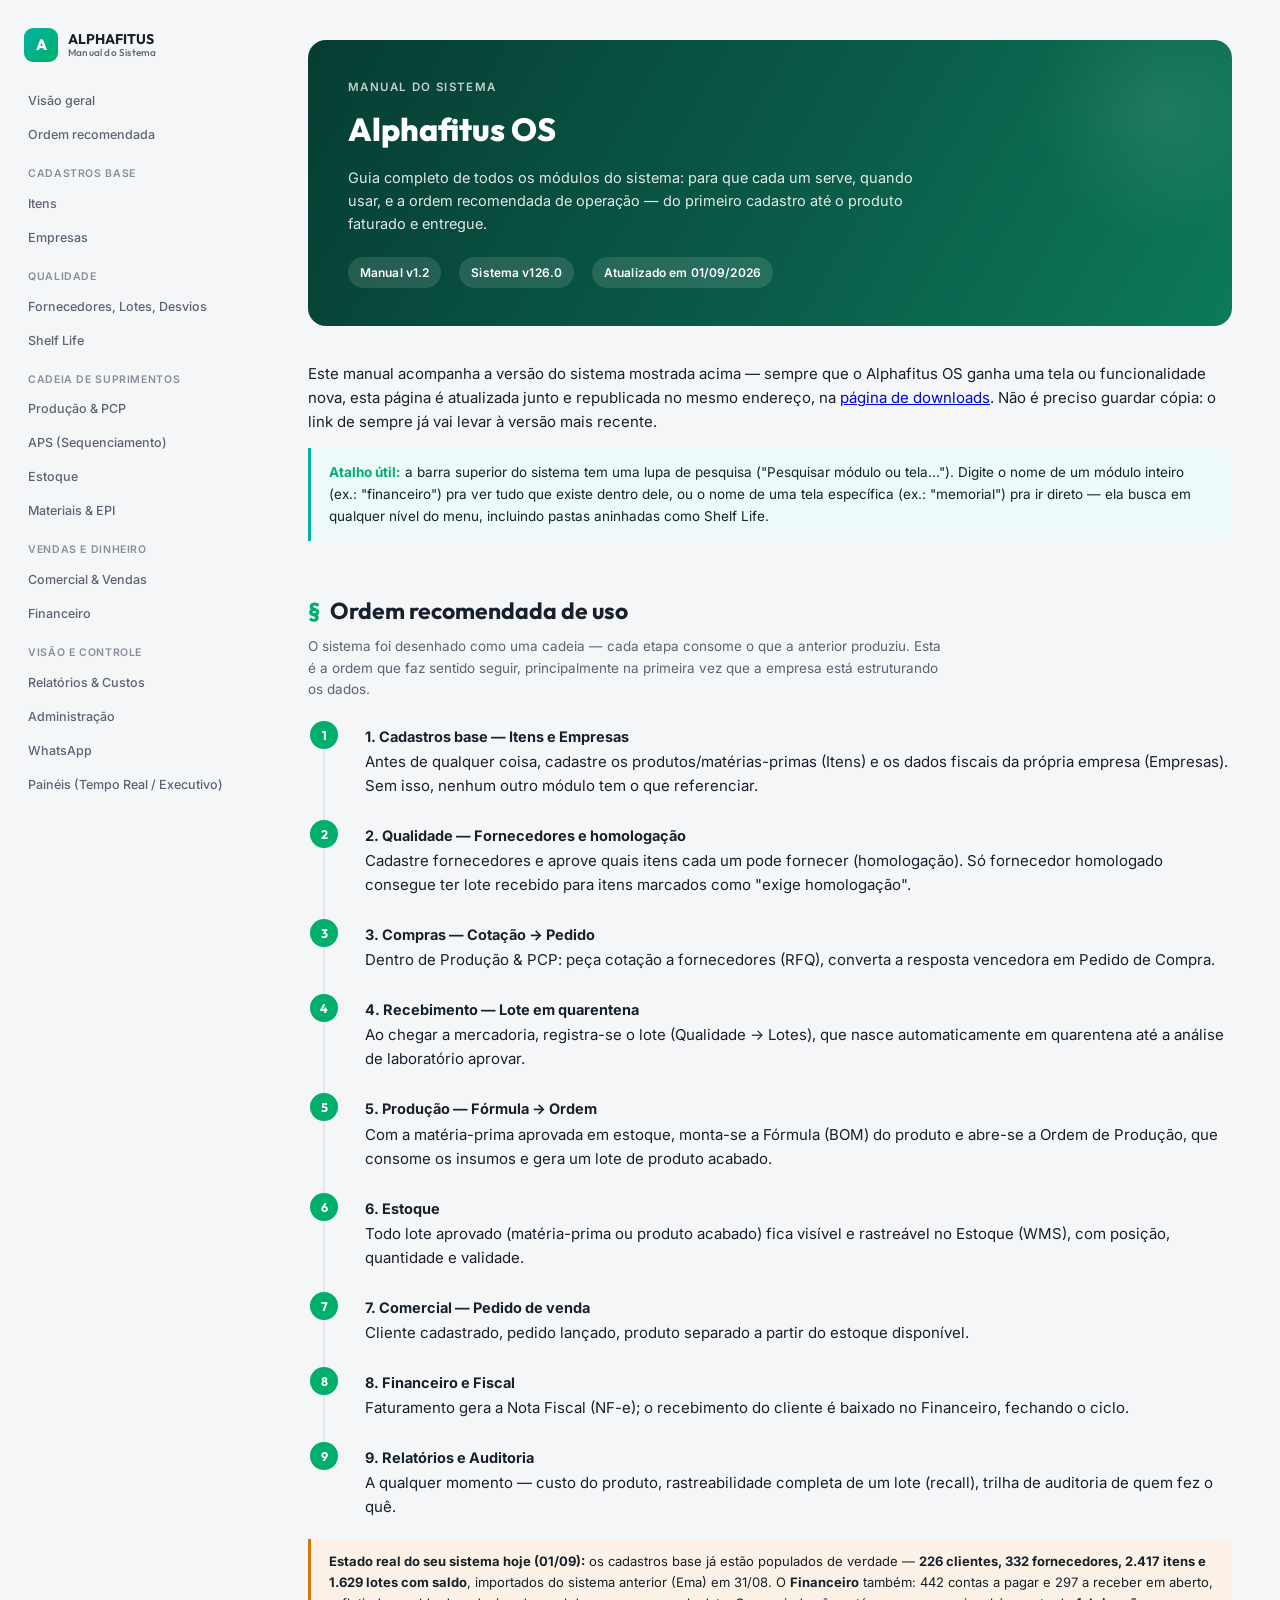
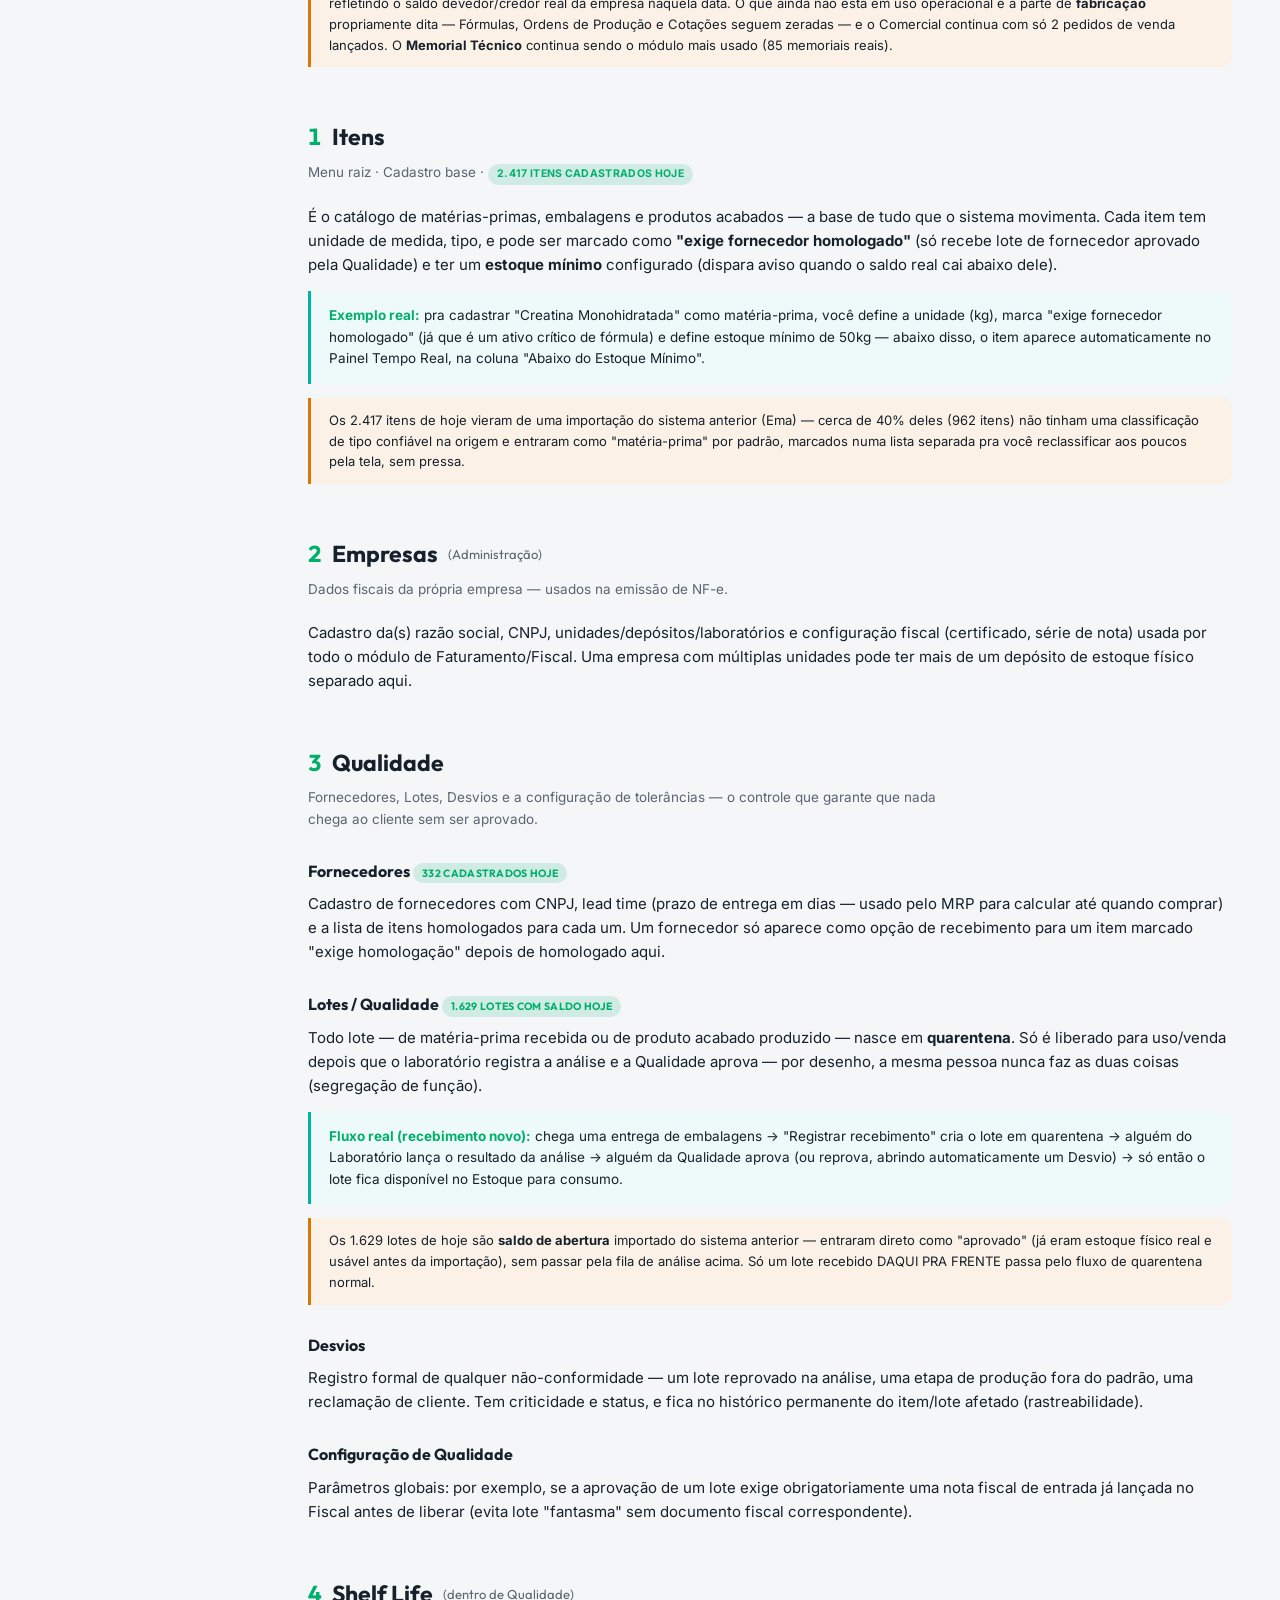
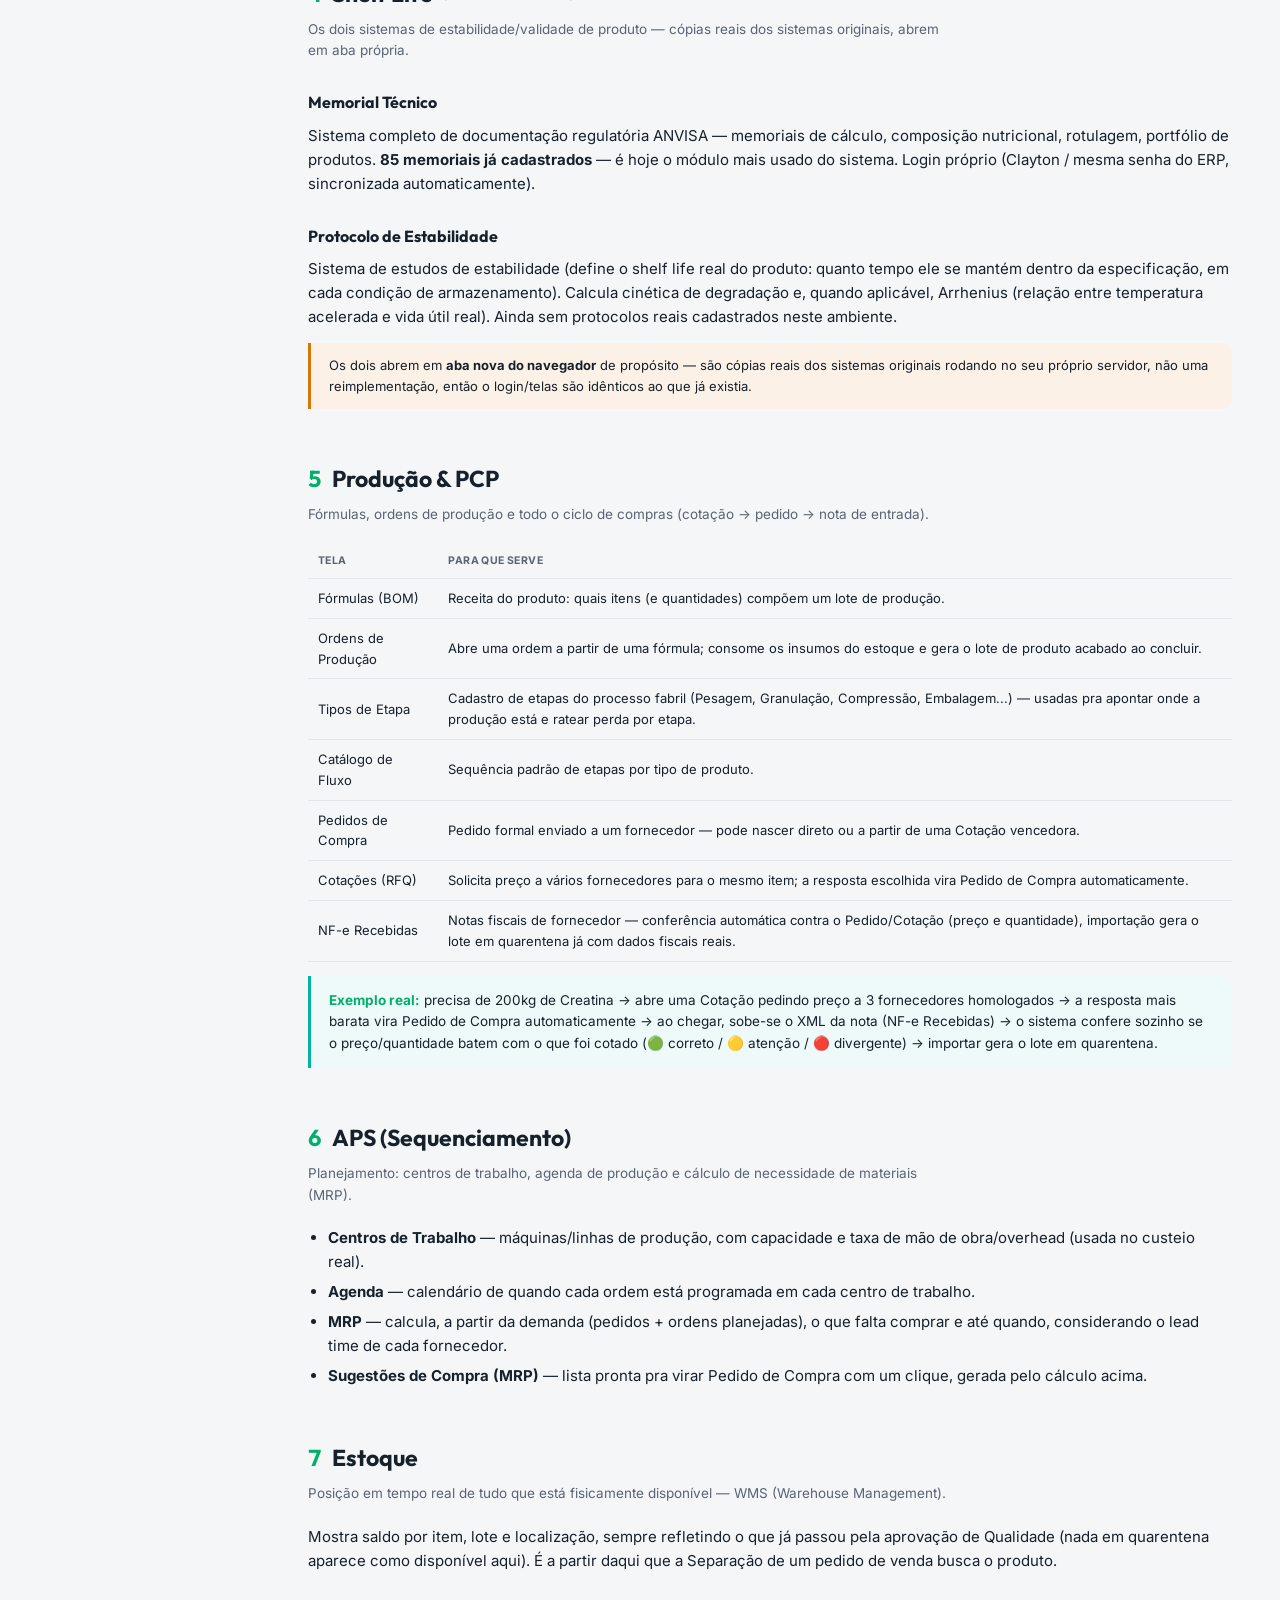
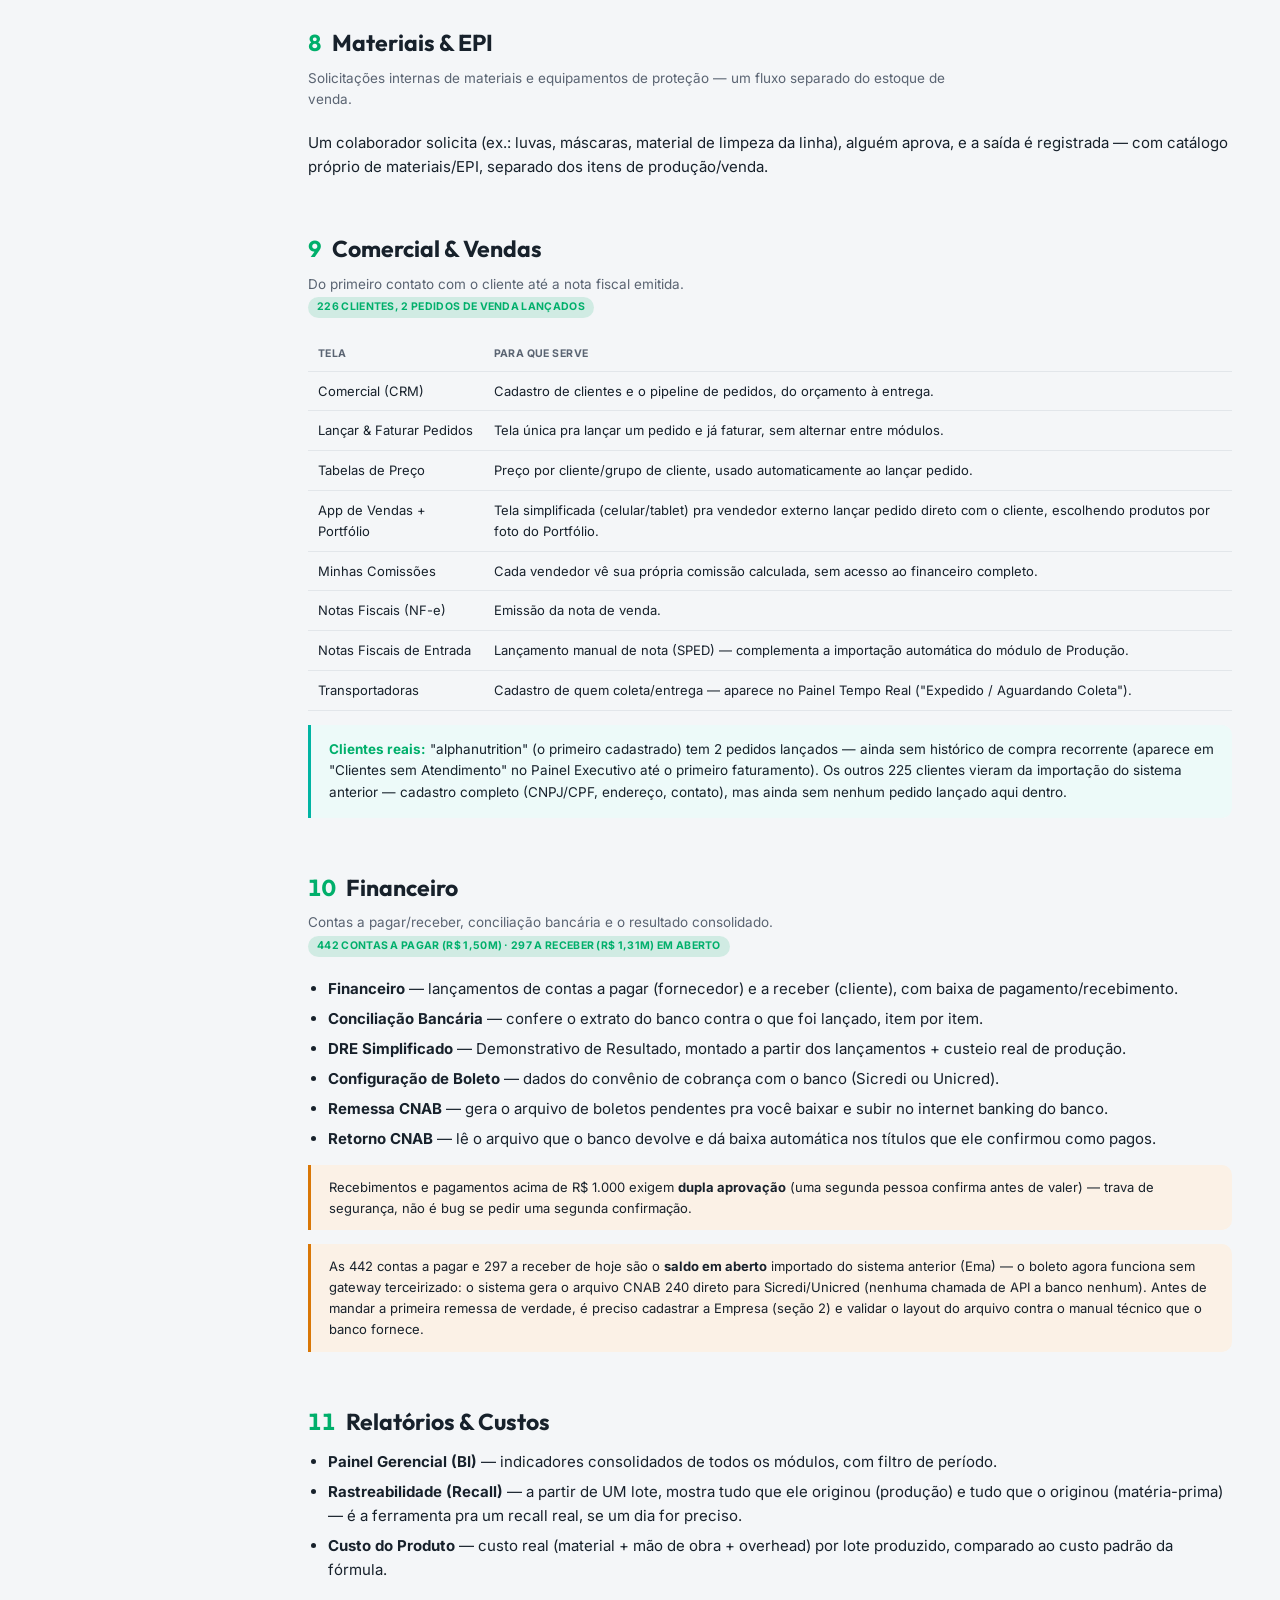
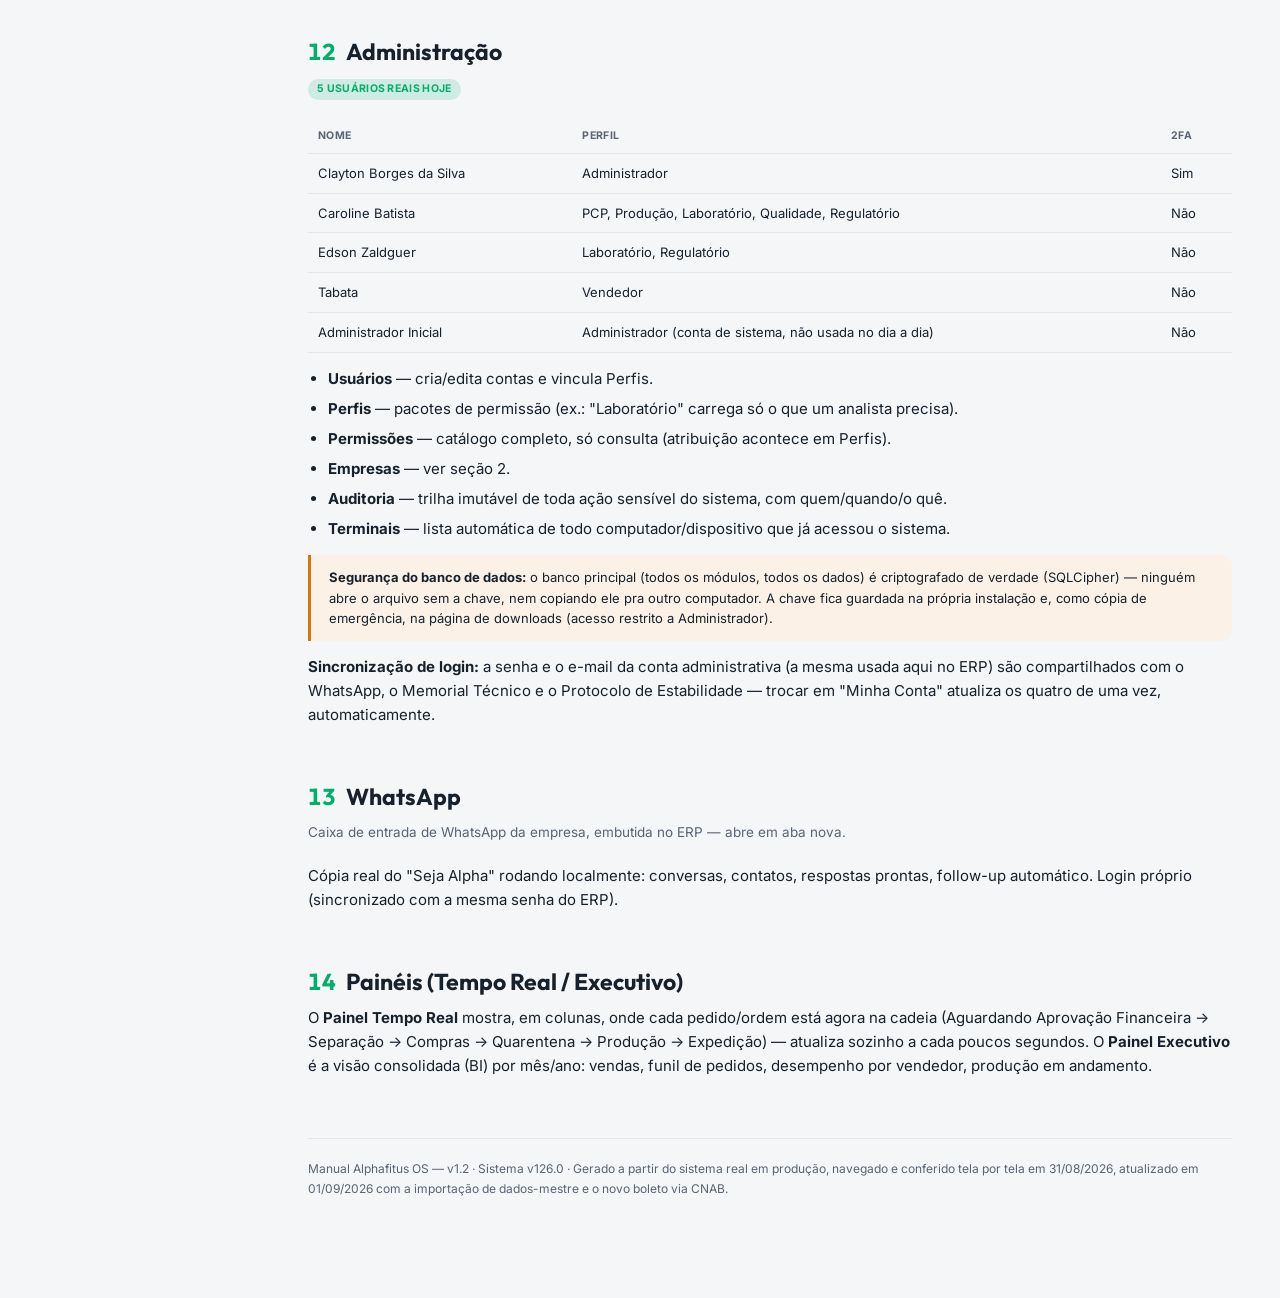
<file: docs/manual/manual_alphafitus.html>
<!doctype html>
<html lang="pt-BR">
<head>
<meta charset="utf-8">
<title>Manual Alphafitus OS</title>
<meta name="viewport" content="width=device-width, initial-scale=1">
<link rel="preconnect" href="https://fonts.googleapis.com">
<link rel="preconnect" href="https://fonts.gstatic.com" crossorigin>
<link href="https://fonts.googleapis.com/css2?family=Outfit:wght@500;600;700;800&family=Inter:wght@400;500;600&display=swap" rel="stylesheet">
<style>
:root {
  --marca-teal: #00b4a3;
  --marca-verde: #00af6b;
  --dourado: #34d399;
  --fundo: #f4f6f8;
  --superficie: #ffffff;
  --texto: #17212b;
  --texto-suave: #5a6472;
  --borda: #e2e6ea;
  --sombra: 0 1px 3px rgba(0,0,0,0.08), 0 4px 16px rgba(0,0,0,0.04);
  --radius: 12px;
  --font-titulo: "Outfit", -apple-system, "Segoe UI", sans-serif;
  --font-corpo: "Inter", -apple-system, "Segoe UI", sans-serif;
}
@media (prefers-color-scheme: dark) {
  :root:not([data-theme="light"]) {
    --fundo: #0e1520;
    --superficie: #161f2c;
    --texto: #e8ecf1;
    --texto-suave: #9aa5b3;
    --borda: #26313f;
    --sombra: 0 1px 3px rgba(0,0,0,0.3), 0 4px 20px rgba(0,0,0,0.25);
  }
}
:root[data-theme="dark"] {
  --fundo: #0e1520;
  --superficie: #161f2c;
  --texto: #e8ecf1;
  --texto-suave: #9aa5b3;
  --borda: #26313f;
  --sombra: 0 1px 3px rgba(0,0,0,0.3), 0 4px 20px rgba(0,0,0,0.25);
}
* { box-sizing: border-box; }
body {
  margin: 0; background: var(--fundo); color: var(--texto);
  font-family: var(--font-corpo); font-size: 15px; line-height: 1.6;
}
.layout { display: flex; max-width: 1320px; margin: 0 auto; min-height: 100vh; }
.toc {
  width: 260px; flex-shrink: 0; padding: 28px 18px; position: sticky; top: 0;
  align-self: flex-start; max-height: 100vh; overflow-y: auto;
}
.toc-marca { display: flex; align-items: center; gap: 10px; margin-bottom: 22px; padding: 0 6px; }
.toc-marca-selo {
  width: 34px; height: 34px; border-radius: 9px;
  background: linear-gradient(135deg, var(--marca-teal), var(--marca-verde));
  display: flex; align-items: center; justify-content: center; color: #fff; font-family: var(--font-titulo);
  font-weight: 800; font-size: 15px; flex-shrink: 0;
}
.toc-marca-texto { font-family: var(--font-titulo); font-weight: 700; font-size: 14px; line-height: 1.15; }
.toc-marca-texto small { display: block; font-weight: 500; font-size: 10px; color: var(--texto-suave); letter-spacing: .02em; }
.toc a {
  display: block; padding: 7px 10px; border-radius: 8px; color: var(--texto-suave);
  text-decoration: none; font-size: 12.5px; font-weight: 500;
}
.toc a:hover { background: var(--superficie); color: var(--texto); }
.toc .toc-secao { font-size: 10.5px; text-transform: uppercase; letter-spacing: .06em; color: var(--texto-suave); opacity: .7; padding: 14px 10px 4px; font-weight: 600; }
.conteudo { flex: 1; padding: 40px 48px 100px; min-width: 0; }
.cabecalho {
  background: linear-gradient(120deg, #063d33, #0a5c48 55%, #0d7a5a);
  color: #fff; border-radius: 18px; padding: 38px 40px; margin-bottom: 36px;
  position: relative; overflow: hidden;
}
.cabecalho::after {
  content: ""; position: absolute; right: -60px; top: -60px; width: 260px; height: 260px;
  border-radius: 50%; background: radial-gradient(circle, rgba(255,255,255,.08), transparent 70%);
}
.cabecalho-eyebrow { font-size: 11.5px; text-transform: uppercase; letter-spacing: .12em; opacity: .75; font-weight: 600; }
.cabecalho h1 { font-family: var(--font-titulo); font-size: 32px; margin: 8px 0 10px; font-weight: 800; text-wrap: balance; }
.cabecalho p { max-width: 600px; opacity: .88; margin: 0; font-size: 14.5px; }
.cabecalho-meta { display: flex; gap: 18px; margin-top: 22px; flex-wrap: wrap; }
.cabecalho-meta span {
  font-size: 12px; background: rgba(255,255,255,.12); padding: 6px 12px; border-radius: 999px;
  font-weight: 600; letter-spacing: .01em;
}
h2 {
  font-family: var(--font-titulo); font-size: 23px; font-weight: 700; margin: 52px 0 6px;
  scroll-margin-top: 20px; display: flex; align-items: center; gap: 10px;
}
h2 .num { color: var(--marca-verde); font-variant-numeric: tabular-nums; }
h2 + .subtitulo { color: var(--texto-suave); font-size: 13.5px; margin: 0 0 20px; max-width: 640px; }
h3 { font-family: var(--font-titulo); font-size: 16px; font-weight: 700; margin: 28px 0 8px; scroll-margin-top: 20px; }
p { margin: 0 0 12px; }
.cartao {
  background: var(--superficie); border: 1px solid var(--borda); border-radius: var(--radius);
  padding: 20px 22px; margin-bottom: 16px; box-shadow: var(--sombra);
}
.grade-modulos { display: grid; grid-template-columns: repeat(auto-fit, minmax(230px, 1fr)); gap: 12px; margin: 18px 0 30px; }
.mod-card {
  background: var(--superficie); border: 1px solid var(--borda); border-radius: 10px; padding: 14px 16px;
  text-decoration: none; color: var(--texto); display: flex; flex-direction: column; gap: 4px;
}
.mod-card .mod-num { font-family: var(--font-titulo); font-size: 11px; font-weight: 700; color: var(--marca-verde); }
.mod-card .mod-nome { font-weight: 600; font-size: 13.5px; }
.sequencia { counter-reset: seq; list-style: none; margin: 20px 0; padding: 0; }
.sequencia li {
  counter-increment: seq; position: relative; padding: 4px 0 22px 40px; border-left: 2px solid var(--borda); margin-left: 15px;
}
.sequencia li:last-child { border-left-color: transparent; padding-bottom: 0; }
.sequencia li::before {
  content: counter(seq); position: absolute; left: -15px; top: 0; width: 28px; height: 28px; border-radius: 50%;
  background: var(--marca-verde); color: #fff; font-family: var(--font-titulo); font-weight: 700; font-size: 12.5px;
  display: flex; align-items: center; justify-content: center;
}
.sequencia strong { display: block; font-size: 14.5px; margin-bottom: 2px; }
.exemplo {
  background: color-mix(in srgb, var(--marca-teal) 7%, var(--superficie));
  border-left: 3px solid var(--marca-teal); border-radius: 0 10px 10px 0; padding: 14px 18px; margin: 14px 0;
  font-size: 13.5px;
}
.exemplo strong { color: var(--marca-verde); }
.aviso-real {
  background: color-mix(in srgb, #d97706 10%, var(--superficie));
  border-left: 3px solid #d97706; border-radius: 0 10px 10px 0; padding: 12px 18px; margin: 14px 0; font-size: 13px;
}
table { width: 100%; border-collapse: collapse; margin: 14px 0; font-size: 13px; }
th { text-align: left; padding: 8px 10px; color: var(--texto-suave); text-transform: uppercase; font-size: 10.5px; letter-spacing: .04em; border-bottom: 1px solid var(--borda); }
td { padding: 9px 10px; border-bottom: 1px solid var(--borda); }
code { background: var(--fundo); border: 1px solid var(--borda); border-radius: 4px; padding: 1px 6px; font-size: 12.5px; }
.selo { display: inline-block; font-size: 10.5px; font-weight: 700; padding: 2px 9px; border-radius: 999px; text-transform: uppercase; letter-spacing: .03em; }
.selo-verde { background: color-mix(in srgb, var(--marca-verde) 15%, transparent); color: var(--marca-verde); }
.selo-cinza { background: color-mix(in srgb, var(--texto-suave) 15%, transparent); color: var(--texto-suave); }
.rodape { margin-top: 60px; padding-top: 20px; border-top: 1px solid var(--borda); color: var(--texto-suave); font-size: 12px; }
ul.lista-simples { padding-left: 20px; margin: 10px 0; }
ul.lista-simples li { margin-bottom: 6px; }
@media (max-width: 900px) {
  .layout { flex-direction: column; }
  .toc { width: 100%; position: static; max-height: none; }
  .conteudo { padding: 24px 20px 80px; }
}
</style>
</head>
<body>
<div class="layout">
  <nav class="toc">
    <div class="toc-marca">
      <span class="toc-marca-selo">A</span>
      <span class="toc-marca-texto">ALPHAFITUS<small>Manual do Sistema</small></span>
    </div>
    <a href="#inicio">Visão geral</a>
    <a href="#sequencia">Ordem recomendada</a>
    <div class="toc-secao">Cadastros base</div>
    <a href="#itens">Itens</a>
    <a href="#empresas">Empresas</a>
    <div class="toc-secao">Qualidade</div>
    <a href="#qualidade">Fornecedores, Lotes, Desvios</a>
    <a href="#shelf-life">Shelf Life</a>
    <div class="toc-secao">Cadeia de suprimentos</div>
    <a href="#producao">Produção &amp; PCP</a>
    <a href="#aps">APS (Sequenciamento)</a>
    <a href="#estoque">Estoque</a>
    <a href="#materiais">Materiais &amp; EPI</a>
    <div class="toc-secao">Vendas e dinheiro</div>
    <a href="#comercial">Comercial &amp; Vendas</a>
    <a href="#financeiro">Financeiro</a>
    <div class="toc-secao">Visão e controle</div>
    <a href="#relatorios">Relatórios &amp; Custos</a>
    <a href="#administracao">Administração</a>
    <a href="#whatsapp">WhatsApp</a>
    <a href="#paineis">Painéis (Tempo Real / Executivo)</a>
  </nav>
  <main class="conteudo">
    <header class="cabecalho" id="inicio">
      <div class="cabecalho-eyebrow">Manual do sistema</div>
      <h1>Alphafitus OS</h1>
      <p>Guia completo de todos os módulos do sistema: para que cada um serve, quando usar, e a ordem recomendada de operação — do primeiro cadastro até o produto faturado e entregue.</p>
      <div class="cabecalho-meta">
        <span>Manual v1.2</span>
        <span>Sistema v126.0</span>
        <span>Atualizado em 01/09/2026</span>
      </div>
    </header>

    <p>Este manual acompanha a versão do sistema mostrada acima — sempre que o Alphafitus OS ganha uma tela ou funcionalidade nova, esta página é atualizada junto e republicada no mesmo endereço, na <a href="https://whatts.alphafitus.com.br/downloads/">página de downloads</a>. Não é preciso guardar cópia: o link de sempre já vai levar à versão mais recente.</p>

    <div class="exemplo"><strong>Atalho útil:</strong> a barra superior do sistema tem uma lupa de pesquisa ("Pesquisar módulo ou tela..."). Digite o nome de um módulo inteiro (ex.: "financeiro") pra ver tudo que existe dentro dele, ou o nome de uma tela específica (ex.: "memorial") pra ir direto — ela busca em qualquer nível do menu, incluindo pastas aninhadas como Shelf Life.</div>

    <h2 id="sequencia"><span class="num">§</span> Ordem recomendada de uso</h2>
    <p class="subtitulo">O sistema foi desenhado como uma cadeia — cada etapa consome o que a anterior produziu. Esta é a ordem que faz sentido seguir, principalmente na primeira vez que a empresa está estruturando os dados.</p>
    <ol class="sequencia">
      <li><strong>1. Cadastros base — Itens e Empresas</strong>Antes de qualquer coisa, cadastre os produtos/matérias-primas (Itens) e os dados fiscais da própria empresa (Empresas). Sem isso, nenhum outro módulo tem o que referenciar.</li>
      <li><strong>2. Qualidade — Fornecedores e homologação</strong>Cadastre fornecedores e aprove quais itens cada um pode fornecer (homologação). Só fornecedor homologado consegue ter lote recebido para itens marcados como "exige homologação".</li>
      <li><strong>3. Compras — Cotação → Pedido</strong>Dentro de Produção &amp; PCP: peça cotação a fornecedores (RFQ), converta a resposta vencedora em Pedido de Compra.</li>
      <li><strong>4. Recebimento — Lote em quarentena</strong>Ao chegar a mercadoria, registra-se o lote (Qualidade → Lotes), que nasce automaticamente em quarentena até a análise de laboratório aprovar.</li>
      <li><strong>5. Produção — Fórmula → Ordem</strong>Com a matéria-prima aprovada em estoque, monta-se a Fórmula (BOM) do produto e abre-se a Ordem de Produção, que consome os insumos e gera um lote de produto acabado.</li>
      <li><strong>6. Estoque</strong>Todo lote aprovado (matéria-prima ou produto acabado) fica visível e rastreável no Estoque (WMS), com posição, quantidade e validade.</li>
      <li><strong>7. Comercial — Pedido de venda</strong>Cliente cadastrado, pedido lançado, produto separado a partir do estoque disponível.</li>
      <li><strong>8. Financeiro e Fiscal</strong>Faturamento gera a Nota Fiscal (NF-e); o recebimento do cliente é baixado no Financeiro, fechando o ciclo.</li>
      <li><strong>9. Relatórios e Auditoria</strong>A qualquer momento — custo do produto, rastreabilidade completa de um lote (recall), trilha de auditoria de quem fez o quê.</li>
    </ol>
    <div class="aviso-real">
      <strong>Estado real do seu sistema hoje (01/09):</strong> os cadastros base já estão populados de verdade — <strong>226 clientes, 332 fornecedores, 2.417 itens e 1.629 lotes com saldo</strong>, importados do sistema anterior (Ema) em 31/08. O <strong>Financeiro</strong> também: 442 contas a pagar e 297 a receber em aberto, refletindo o saldo devedor/credor real da empresa naquela data. O que ainda não está em uso operacional é a parte de <strong>fabricação</strong> propriamente dita — Fórmulas, Ordens de Produção e Cotações seguem zeradas — e o Comercial continua com só 2 pedidos de venda lançados. O <strong>Memorial Técnico</strong> continua sendo o módulo mais usado (85 memoriais reais).
    </div>

    <h2 id="itens"><span class="num">1</span> Itens</h2>
    <p class="subtitulo">Menu raiz · Cadastro base · <span class="selo selo-verde">2.417 itens cadastrados hoje</span></p>
    <p>É o catálogo de matérias-primas, embalagens e produtos acabados — a base de tudo que o sistema movimenta. Cada item tem unidade de medida, tipo, e pode ser marcado como <strong>"exige fornecedor homologado"</strong> (só recebe lote de fornecedor aprovado pela Qualidade) e ter um <strong>estoque mínimo</strong> configurado (dispara aviso quando o saldo real cai abaixo dele).</p>
    <div class="exemplo"><strong>Exemplo real:</strong> pra cadastrar "Creatina Monohidratada" como matéria-prima, você define a unidade (kg), marca "exige fornecedor homologado" (já que é um ativo crítico de fórmula) e define estoque mínimo de 50kg — abaixo disso, o item aparece automaticamente no Painel Tempo Real, na coluna "Abaixo do Estoque Mínimo".</div>
    <div class="aviso-real">Os 2.417 itens de hoje vieram de uma importação do sistema anterior (Ema) — cerca de 40% deles (962 itens) não tinham uma classificação de tipo confiável na origem e entraram como "matéria-prima" por padrão, marcados numa lista separada pra você reclassificar aos poucos pela tela, sem pressa.</div>

    <h2 id="empresas"><span class="num">2</span> Empresas <small style="font-weight:400;color:var(--texto-suave);font-size:13px;">(Administração)</small></h2>
    <p class="subtitulo">Dados fiscais da própria empresa — usados na emissão de NF-e.</p>
    <p>Cadastro da(s) razão social, CNPJ, unidades/depósitos/laboratórios e configuração fiscal (certificado, série de nota) usada por todo o módulo de Faturamento/Fiscal. Uma empresa com múltiplas unidades pode ter mais de um depósito de estoque físico separado aqui.</p>

    <h2 id="qualidade"><span class="num">3</span> Qualidade</h2>
    <p class="subtitulo">Fornecedores, Lotes, Desvios e a configuração de tolerâncias — o controle que garante que nada chega ao cliente sem ser aprovado.</p>
    <h3>Fornecedores <span class="selo selo-verde">332 cadastrados hoje</span></h3>
    <p>Cadastro de fornecedores com CNPJ, lead time (prazo de entrega em dias — usado pelo MRP para calcular até quando comprar) e a lista de itens homologados para cada um. Um fornecedor só aparece como opção de recebimento para um item marcado "exige homologação" depois de homologado aqui.</p>
    <h3>Lotes / Qualidade <span class="selo selo-verde">1.629 lotes com saldo hoje</span></h3>
    <p>Todo lote — de matéria-prima recebida ou de produto acabado produzido — nasce em <strong>quarentena</strong>. Só é liberado para uso/venda depois que o laboratório registra a análise e a Qualidade aprova — por desenho, a mesma pessoa nunca faz as duas coisas (segregação de função).</p>
    <div class="exemplo"><strong>Fluxo real (recebimento novo):</strong> chega uma entrega de embalagens → "Registrar recebimento" cria o lote em quarentena → alguém do Laboratório lança o resultado da análise → alguém da Qualidade aprova (ou reprova, abrindo automaticamente um Desvio) → só então o lote fica disponível no Estoque para consumo.</div>
    <div class="aviso-real">Os 1.629 lotes de hoje são <strong>saldo de abertura</strong> importado do sistema anterior — entraram direto como "aprovado" (já eram estoque físico real e usável antes da importação), sem passar pela fila de análise acima. Só um lote recebido DAQUI PRA FRENTE passa pelo fluxo de quarentena normal.</div>
    <h3>Desvios</h3>
    <p>Registro formal de qualquer não-conformidade — um lote reprovado na análise, uma etapa de produção fora do padrão, uma reclamação de cliente. Tem criticidade e status, e fica no histórico permanente do item/lote afetado (rastreabilidade).</p>
    <h3>Configuração de Qualidade</h3>
    <p>Parâmetros globais: por exemplo, se a aprovação de um lote exige obrigatoriamente uma nota fiscal de entrada já lançada no Fiscal antes de liberar (evita lote "fantasma" sem documento fiscal correspondente).</p>

    <h2 id="shelf-life"><span class="num">4</span> Shelf Life <small style="font-weight:400;color:var(--texto-suave);font-size:13px;">(dentro de Qualidade)</small></h2>
    <p class="subtitulo">Os dois sistemas de estabilidade/validade de produto — cópias reais dos sistemas originais, abrem em aba própria.</p>
    <h3>Memorial Técnico</h3>
    <p>Sistema completo de documentação regulatória ANVISA — memoriais de cálculo, composição nutricional, rotulagem, portfólio de produtos. <strong>85 memoriais já cadastrados</strong> — é hoje o módulo mais usado do sistema. Login próprio (Clayton / mesma senha do ERP, sincronizada automaticamente).</p>
    <h3>Protocolo de Estabilidade</h3>
    <p>Sistema de estudos de estabilidade (define o shelf life real do produto: quanto tempo ele se mantém dentro da especificação, em cada condição de armazenamento). Calcula cinética de degradação e, quando aplicável, Arrhenius (relação entre temperatura acelerada e vida útil real). Ainda sem protocolos reais cadastrados neste ambiente.</p>
    <div class="aviso-real">Os dois abrem em <strong>aba nova do navegador</strong> de propósito — são cópias reais dos sistemas originais rodando no seu próprio servidor, não uma reimplementação, então o login/telas são idênticos ao que já existia.</div>

    <h2 id="producao"><span class="num">5</span> Produção &amp; PCP</h2>
    <p class="subtitulo">Fórmulas, ordens de produção e todo o ciclo de compras (cotação → pedido → nota de entrada).</p>
    <table>
      <thead><tr><th>Tela</th><th>Para que serve</th></tr></thead>
      <tbody>
        <tr><td>Fórmulas (BOM)</td><td>Receita do produto: quais itens (e quantidades) compõem um lote de produção.</td></tr>
        <tr><td>Ordens de Produção</td><td>Abre uma ordem a partir de uma fórmula; consome os insumos do estoque e gera o lote de produto acabado ao concluir.</td></tr>
        <tr><td>Tipos de Etapa</td><td>Cadastro de etapas do processo fabril (Pesagem, Granulação, Compressão, Embalagem...) — usadas pra apontar onde a produção está e ratear perda por etapa.</td></tr>
        <tr><td>Catálogo de Fluxo</td><td>Sequência padrão de etapas por tipo de produto.</td></tr>
        <tr><td>Pedidos de Compra</td><td>Pedido formal enviado a um fornecedor — pode nascer direto ou a partir de uma Cotação vencedora.</td></tr>
        <tr><td>Cotações (RFQ)</td><td>Solicita preço a vários fornecedores para o mesmo item; a resposta escolhida vira Pedido de Compra automaticamente.</td></tr>
        <tr><td>NF-e Recebidas</td><td>Notas fiscais de fornecedor — conferência automática contra o Pedido/Cotação (preço e quantidade), importação gera o lote em quarentena já com dados fiscais reais.</td></tr>
      </tbody>
    </table>
    <div class="exemplo"><strong>Exemplo real:</strong> precisa de 200kg de Creatina → abre uma Cotação pedindo preço a 3 fornecedores homologados → a resposta mais barata vira Pedido de Compra automaticamente → ao chegar, sobe-se o XML da nota (NF-e Recebidas) → o sistema confere sozinho se o preço/quantidade batem com o que foi cotado (🟢 correto / 🟡 atenção / 🔴 divergente) → importar gera o lote em quarentena.</div>

    <h2 id="aps"><span class="num">6</span> APS (Sequenciamento)</h2>
    <p class="subtitulo">Planejamento: centros de trabalho, agenda de produção e cálculo de necessidade de materiais (MRP).</p>
    <ul class="lista-simples">
      <li><strong>Centros de Trabalho</strong> — máquinas/linhas de produção, com capacidade e taxa de mão de obra/overhead (usada no custeio real).</li>
      <li><strong>Agenda</strong> — calendário de quando cada ordem está programada em cada centro de trabalho.</li>
      <li><strong>MRP</strong> — calcula, a partir da demanda (pedidos + ordens planejadas), o que falta comprar e até quando, considerando o lead time de cada fornecedor.</li>
      <li><strong>Sugestões de Compra (MRP)</strong> — lista pronta pra virar Pedido de Compra com um clique, gerada pelo cálculo acima.</li>
    </ul>

    <h2 id="estoque"><span class="num">7</span> Estoque</h2>
    <p class="subtitulo">Posição em tempo real de tudo que está fisicamente disponível — WMS (Warehouse Management).</p>
    <p>Mostra saldo por item, lote e localização, sempre refletindo o que já passou pela aprovação de Qualidade (nada em quarentena aparece como disponível aqui). É a partir daqui que a Separação de um pedido de venda busca o produto.</p>

    <h2 id="materiais"><span class="num">8</span> Materiais &amp; EPI</h2>
    <p class="subtitulo">Solicitações internas de materiais e equipamentos de proteção — um fluxo separado do estoque de venda.</p>
    <p>Um colaborador solicita (ex.: luvas, máscaras, material de limpeza da linha), alguém aprova, e a saída é registrada — com catálogo próprio de materiais/EPI, separado dos itens de produção/venda.</p>

    <h2 id="comercial"><span class="num">9</span> Comercial &amp; Vendas</h2>
    <p class="subtitulo">Do primeiro contato com o cliente até a nota fiscal emitida. <span class="selo selo-verde">226 clientes, 2 pedidos de venda lançados</span></p>
    <table>
      <thead><tr><th>Tela</th><th>Para que serve</th></tr></thead>
      <tbody>
        <tr><td>Comercial (CRM)</td><td>Cadastro de clientes e o pipeline de pedidos, do orçamento à entrega.</td></tr>
        <tr><td>Lançar &amp; Faturar Pedidos</td><td>Tela única pra lançar um pedido e já faturar, sem alternar entre módulos.</td></tr>
        <tr><td>Tabelas de Preço</td><td>Preço por cliente/grupo de cliente, usado automaticamente ao lançar pedido.</td></tr>
        <tr><td>App de Vendas + Portfólio</td><td>Tela simplificada (celular/tablet) pra vendedor externo lançar pedido direto com o cliente, escolhendo produtos por foto do Portfólio.</td></tr>
        <tr><td>Minhas Comissões</td><td>Cada vendedor vê sua própria comissão calculada, sem acesso ao financeiro completo.</td></tr>
        <tr><td>Notas Fiscais (NF-e)</td><td>Emissão da nota de venda.</td></tr>
        <tr><td>Notas Fiscais de Entrada</td><td>Lançamento manual de nota (SPED) — complementa a importação automática do módulo de Produção.</td></tr>
        <tr><td>Transportadoras</td><td>Cadastro de quem coleta/entrega — aparece no Painel Tempo Real ("Expedido / Aguardando Coleta").</td></tr>
      </tbody>
    </table>
    <div class="exemplo"><strong>Clientes reais:</strong> "alphanutrition" (o primeiro cadastrado) tem 2 pedidos lançados — ainda sem histórico de compra recorrente (aparece em "Clientes sem Atendimento" no Painel Executivo até o primeiro faturamento). Os outros 225 clientes vieram da importação do sistema anterior — cadastro completo (CNPJ/CPF, endereço, contato), mas ainda sem nenhum pedido lançado aqui dentro.</div>

    <h2 id="financeiro"><span class="num">10</span> Financeiro</h2>
    <p class="subtitulo">Contas a pagar/receber, conciliação bancária e o resultado consolidado. <span class="selo selo-verde">442 contas a pagar (R$ 1,50M) · 297 a receber (R$ 1,31M) em aberto</span></p>
    <ul class="lista-simples">
      <li><strong>Financeiro</strong> — lançamentos de contas a pagar (fornecedor) e a receber (cliente), com baixa de pagamento/recebimento.</li>
      <li><strong>Conciliação Bancária</strong> — confere o extrato do banco contra o que foi lançado, item por item.</li>
      <li><strong>DRE Simplificado</strong> — Demonstrativo de Resultado, montado a partir dos lançamentos + custeio real de produção.</li>
      <li><strong>Configuração de Boleto</strong> — dados do convênio de cobrança com o banco (Sicredi ou Unicred).</li>
      <li><strong>Remessa CNAB</strong> — gera o arquivo de boletos pendentes pra você baixar e subir no internet banking do banco.</li>
      <li><strong>Retorno CNAB</strong> — lê o arquivo que o banco devolve e dá baixa automática nos títulos que ele confirmou como pagos.</li>
    </ul>
    <div class="aviso-real">Recebimentos e pagamentos acima de R$ 1.000 exigem <strong>dupla aprovação</strong> (uma segunda pessoa confirma antes de valer) — trava de segurança, não é bug se pedir uma segunda confirmação.</div>
    <div class="aviso-real">As 442 contas a pagar e 297 a receber de hoje são o <strong>saldo em aberto</strong> importado do sistema anterior (Ema) — o boleto agora funciona sem gateway terceirizado: o sistema gera o arquivo CNAB 240 direto para Sicredi/Unicred (nenhuma chamada de API a banco nenhum). Antes de mandar a primeira remessa de verdade, é preciso cadastrar a Empresa (seção 2) e validar o layout do arquivo contra o manual técnico que o banco fornece.</div>

    <h2 id="relatorios"><span class="num">11</span> Relatórios &amp; Custos</h2>
    <ul class="lista-simples">
      <li><strong>Painel Gerencial (BI)</strong> — indicadores consolidados de todos os módulos, com filtro de período.</li>
      <li><strong>Rastreabilidade (Recall)</strong> — a partir de UM lote, mostra tudo que ele originou (produção) e tudo que o originou (matéria-prima) — é a ferramenta pra um recall real, se um dia for preciso.</li>
      <li><strong>Custo do Produto</strong> — custo real (material + mão de obra + overhead) por lote produzido, comparado ao custo padrão da fórmula.</li>
    </ul>

    <h2 id="administracao"><span class="num">12</span> Administração</h2>
    <p class="subtitulo"><span class="selo selo-verde">5 usuários reais hoje</span></p>
    <table>
      <thead><tr><th>Nome</th><th>Perfil</th><th>2FA</th></tr></thead>
      <tbody>
        <tr><td>Clayton Borges da Silva</td><td>Administrador</td><td>Sim</td></tr>
        <tr><td>Caroline Batista</td><td>PCP, Produção, Laboratório, Qualidade, Regulatório</td><td>Não</td></tr>
        <tr><td>Edson Zaldguer</td><td>Laboratório, Regulatório</td><td>Não</td></tr>
        <tr><td>Tabata</td><td>Vendedor</td><td>Não</td></tr>
        <tr><td>Administrador Inicial</td><td>Administrador (conta de sistema, não usada no dia a dia)</td><td>Não</td></tr>
      </tbody>
    </table>
    <ul class="lista-simples">
      <li><strong>Usuários</strong> — cria/edita contas e vincula Perfis.</li>
      <li><strong>Perfis</strong> — pacotes de permissão (ex.: "Laboratório" carrega só o que um analista precisa).</li>
      <li><strong>Permissões</strong> — catálogo completo, só consulta (atribuição acontece em Perfis).</li>
      <li><strong>Empresas</strong> — ver seção 2.</li>
      <li><strong>Auditoria</strong> — trilha imutável de toda ação sensível do sistema, com quem/quando/o quê.</li>
      <li><strong>Terminais</strong> — lista automática de todo computador/dispositivo que já acessou o sistema.</li>
    </ul>
    <div class="aviso-real"><strong>Segurança do banco de dados:</strong> o banco principal (todos os módulos, todos os dados) é criptografado de verdade (SQLCipher) — ninguém abre o arquivo sem a chave, nem copiando ele pra outro computador. A chave fica guardada na própria instalação e, como cópia de emergência, na página de downloads (acesso restrito a Administrador).</div>
    <p><strong>Sincronização de login:</strong> a senha e o e-mail da conta administrativa (a mesma usada aqui no ERP) são compartilhados com o WhatsApp, o Memorial Técnico e o Protocolo de Estabilidade — trocar em "Minha Conta" atualiza os quatro de uma vez, automaticamente.</p>

    <h2 id="whatsapp"><span class="num">13</span> WhatsApp</h2>
    <p class="subtitulo">Caixa de entrada de WhatsApp da empresa, embutida no ERP — abre em aba nova.</p>
    <p>Cópia real do "Seja Alpha" rodando localmente: conversas, contatos, respostas prontas, follow-up automático. Login próprio (sincronizado com a mesma senha do ERP).</p>

    <h2 id="paineis"><span class="num">14</span> Painéis (Tempo Real / Executivo)</h2>
    <p>O <strong>Painel Tempo Real</strong> mostra, em colunas, onde cada pedido/ordem está agora na cadeia (Aguardando Aprovação Financeira → Separação → Compras → Quarentena → Produção → Expedição) — atualiza sozinho a cada poucos segundos. O <strong>Painel Executivo</strong> é a visão consolidada (BI) por mês/ano: vendas, funil de pedidos, desempenho por vendedor, produção em andamento.</p>

    <div class="rodape">
      Manual Alphafitus OS — v1.2 · Sistema v126.0 · Gerado a partir do sistema real em produção, navegado e conferido tela por tela em 31/08/2026, atualizado em 01/09/2026 com a importação de dados-mestre e o novo boleto via CNAB.
    </div>
  </main>
</div>
</body>
</html>
</file>
